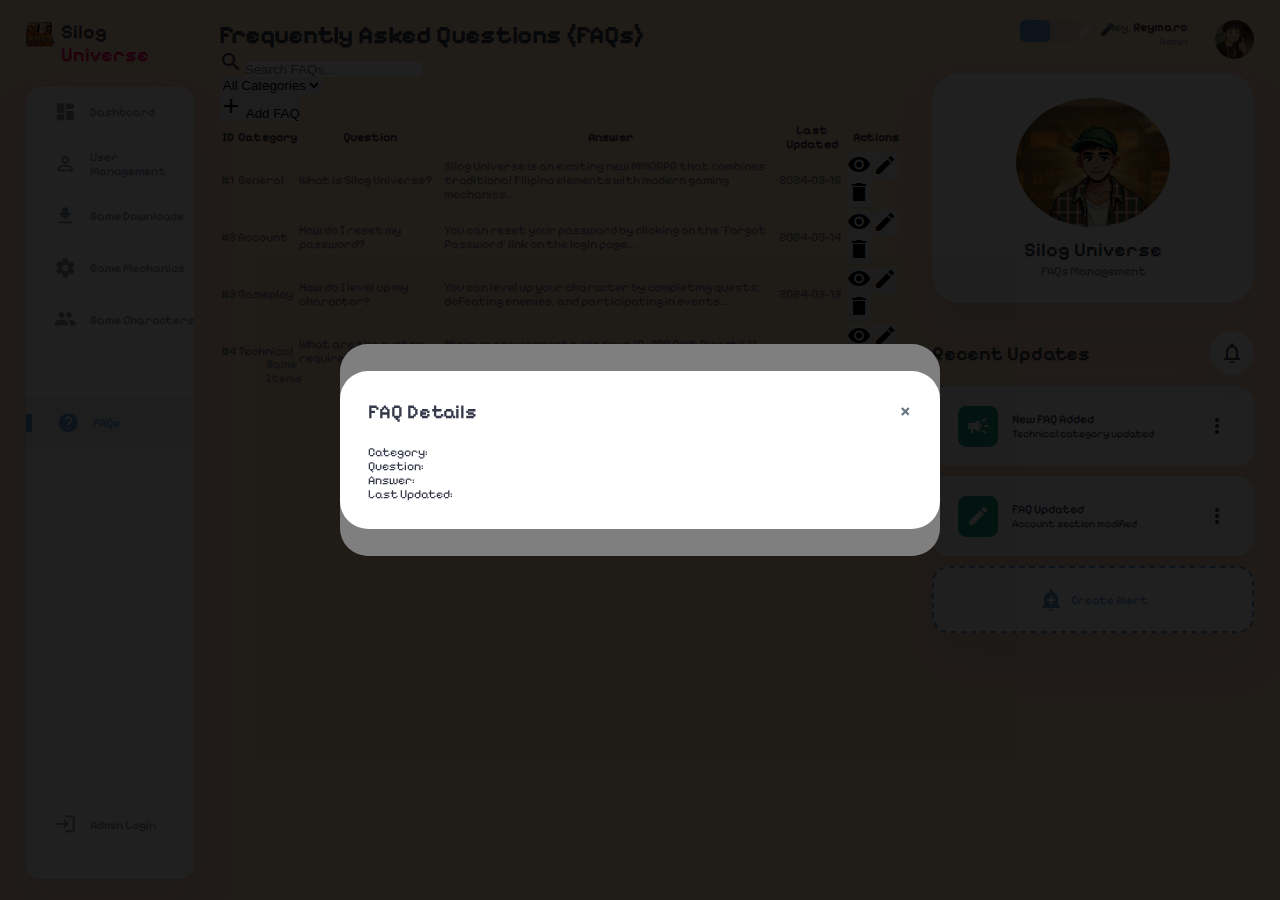
<file: faqs.html>
<!DOCTYPE html>
<html lang="en">

<head>
    <meta charset="UTF-8">
    <meta name="viewport" content="width=device-width, initial-scale=1.0">
    <link rel="icon" type="image/png" href="images/FOOD.png">
    <link href="https://fonts.googleapis.com/icon?family=Material+Icons+Sharp" rel="stylesheet">
    <link rel="stylesheet" href="style.css">
    <title>Silog Universe - FAQs</title>
</head>

<body>
    <div class="container">
        <!-- Sidebar Section -->
        <aside>
            <div class="toggle">
                <div class="logo">
                    <img src="images/NEW FONT STYLE.png">
                    <h2>Silog <span class="danger">Universe</span></h2>
                </div>
                <div class="close" id="close-btn">
                    <span class="material-icons-sharp">close</span>
                </div>
            </div>

            <div class="sidebar">
                <a href="index.html">
                    <span class="material-icons-sharp">dashboard</span>
                    <h3>Dashboard</h3>
                </a>
                <a href="usermanagement.html">
                    <span class="material-icons-sharp">person_outline</span>
                    <h3>User Management</h3>
                </a>
                <a href="gamedownloads.html">
                    <span class="material-icons-sharp">download</span>
                    <h3>Game Downloads</h3>
                </a>
                <a href="gamemechanics.html">
                    <span class="material-icons-sharp">settings</span>
                    <h3>Game Mechanics</h3>
                </a>
                <a href="gamecharacters.html">
                    <span class="material-icons-sharp">people</span>
                    <h3>Game Characters</h3>
                </a>
                <a href="gameitems.html">
                    <span class="material-icons-sharp">inventory</span>
                    <h3>Game Items</h3>
                </a>
                <a href="faqs.html" class="active">
                    <span class="material-icons-sharp">help</span>
                    <h3>FAQs</h3>
                </a>
                <a href="login.html" class="login-btn">
                    <span class="material-icons-sharp">login</span>
                    <h3>Admin Login</h3>
                </a>
            </div>
        </aside>

        <!-- Main Content -->
        <main>
            <div class="mechanics-section">
                <div class="analytics-header">
                    <h1>Frequently Asked Questions (FAQs)</h1>
                    <div class="search-mechanics-container">
                        <div class="search-box">
                            <span class="material-icons-sharp">search</span>
                            <input type="text" id="search-faq" placeholder="Search FAQs...">
                        </div>
                        <div class="filter-box">
                            <select id="category-filter">
                                <option value="all">All Categories</option>
                                <option value="general">General</option>
                                <option value="account">Account</option>
                                <option value="gameplay">Gameplay</option>
                                <option value="technical">Technical</option>
                            </select>
                        </div>
                        <button id="add-faq-btn" class="primary-btn">
                            <span class="material-icons-sharp">add</span>
                            Add FAQ
                        </button>
                    </div>
                </div>

                <div class="table-responsive">
                    <table class="user-management-table">
                        <thead>
                            <tr>
                                <th>ID</th>
                                <th>Category</th>
                                <th>Question</th>
                                <th>Answer</th>
                                <th>Last Updated</th>
                                <th>Actions</th>
                            </tr>
                        </thead>
                        <tbody>
                            <!-- General Category -->
                            <tr data-category="general">
                                <td>#1</td>
                                <td><span class="category-badge general">General</span></td>
                                <td>What is Silog Universe?</td>
                                <td>Silog Universe is an exciting new MMORPG that combines traditional Filipino elements with modern gaming mechanics...</td>
                                <td>2024-03-15</td>
                                <td class="actions">
                                    <button class="action-btn view" title="View Details">
                                        <span class="material-icons-sharp">visibility</span>
                                    </button>
                                    <button class="action-btn edit" title="Edit FAQ">
                                        <span class="material-icons-sharp">edit</span>
                                    </button>
                                    <button class="action-btn delete" title="Delete FAQ">
                                        <span class="material-icons-sharp">delete</span>
                                    </button>
                                </td>
                            </tr>

                            <!-- Account Category -->
                            <tr data-category="account">
                                <td>#2</td>
                                <td><span class="category-badge account">Account</span></td>
                                <td>How do I reset my password?</td>
                                <td>You can reset your password by clicking on the 'Forgot Password' link on the login page...</td>
                                <td>2024-03-14</td>
                                <td class="actions">
                                    <button class="action-btn view" title="View Details">
                                        <span class="material-icons-sharp">visibility</span>
                                    </button>
                                    <button class="action-btn edit" title="Edit FAQ">
                                        <span class="material-icons-sharp">edit</span>
                                    </button>
                                    <button class="action-btn delete" title="Delete FAQ">
                                        <span class="material-icons-sharp">delete</span>
                                    </button>
                                </td>
                            </tr>

                            <!-- Gameplay Category -->
                            <tr data-category="gameplay">
                                <td>#3</td>
                                <td><span class="category-badge gameplay">Gameplay</span></td>
                                <td>How do I level up my character?</td>
                                <td>You can level up your character by completing quests, defeating enemies, and participating in events...</td>
                                <td>2024-03-13</td>
                                <td class="actions">
                                    <button class="action-btn view" title="View Details">
                                        <span class="material-icons-sharp">visibility</span>
                                    </button>
                                    <button class="action-btn edit" title="Edit FAQ">
                                        <span class="material-icons-sharp">edit</span>
                                    </button>
                                    <button class="action-btn delete" title="Delete FAQ">
                                        <span class="material-icons-sharp">delete</span>
                                    </button>
                                </td>
                            </tr>

                            <!-- Technical Category -->
                            <tr data-category="technical">
                                <td>#4</td>
                                <td><span class="category-badge technical">Technical</span></td>
                                <td>What are the system requirements?</td>
                                <td>Minimum requirements: Windows 10, 4GB RAM, DirectX 11 compatible graphics card...</td>
                                <td>2024-03-12</td>
                                <td class="actions">
                                    <button class="action-btn view" title="View Details">
                                        <span class="material-icons-sharp">visibility</span>
                                    </button>
                                    <button class="action-btn edit" title="Edit FAQ">
                                        <span class="material-icons-sharp">edit</span>
                                    </button>
                                    <button class="action-btn delete" title="Delete FAQ">
                                        <span class="material-icons-sharp">delete</span>
                                    </button>
                                </td>
                            </tr>
                        </tbody>
                    </table>
                </div>
            </div>

            <!-- Add FAQ Modal -->
            <div id="add-faq-modal" class="modal">
                <div class="modal-content">
                    <div class="modal-header">
                        <h2>Add New FAQ</h2>
                        <span class="close-modal" onclick="closeFaqModal()">&times;</span>
                    </div>
                    <form id="add-faq-form">
                        <div class="form-group">
                            <label for="faq-category">Category</label>
                            <select id="faq-category" name="faq-category" required>
                                <option value="">Select Category</option>
                                <option value="general">General</option>
                                <option value="account">Account</option>
                                <option value="gameplay">Gameplay</option>
                                <option value="technical">Technical</option>
                            </select>
                        </div>
                        <div class="form-group">
                            <label for="faq-question">Question</label>
                            <input type="text" id="faq-question" name="faq-question" required>
                        </div>
                        <div class="form-group">
                            <label for="faq-answer">Answer</label>
                            <textarea id="faq-answer" name="faq-answer" rows="4" required></textarea>
                        </div>
                        <div class="form-actions">
                            <button type="submit" class="download-btn primary">Add FAQ</button>
                            <button type="button" class="download-btn secondary" onclick="closeFaqModal()">Cancel</button>
                        </div>
                    </form>
                </div>
            </div>

            <!-- Edit FAQ Modal -->
            <div id="edit-faq-modal" class="modal">
                <div class="modal-content">
                    <div class="modal-header">
                        <h2>Edit FAQ</h2>
                        <span class="close-modal" onclick="closeEditFaqModal()">&times;</span>
                    </div>
                    <form id="edit-faq-form">
                        <input type="hidden" id="edit-faq-id" name="edit-faq-id">
                        <div class="form-group">
                            <label for="edit-faq-category">Category</label>
                            <select id="edit-faq-category" name="edit-faq-category" required>
                                <option value="general">General</option>
                                <option value="account">Account</option>
                                <option value="gameplay">Gameplay</option>
                                <option value="technical">Technical</option>
                            </select>
                        </div>
                        <div class="form-group">
                            <label for="edit-faq-question">Question</label>
                            <input type="text" id="edit-faq-question" name="edit-faq-question" required>
                        </div>
                        <div class="form-group">
                            <label for="edit-faq-answer">Answer</label>
                            <textarea id="edit-faq-answer" name="edit-faq-answer" rows="4" required></textarea>
                        </div>
                        <div class="form-actions">
                            <button type="submit" class="download-btn primary">Save Changes</button>
                            <button type="button" class="download-btn secondary" onclick="closeEditFaqModal()">Cancel</button>
                        </div>
                    </form>
                </div>
            </div>

            <!-- View FAQ Modal -->
            <div id="view-faq-modal" class="modal">
                <div class="modal-content">
                    <div class="modal-header">
                        <h2>FAQ Details</h2>
                        <span class="close-modal" onclick="closeViewFaqModal()">&times;</span>
                    </div>
                    <div class="faq-details">
                        <div class="detail-group">
                            <label>Category:</label>
                            <span id="view-faq-category"></span>
                        </div>
                        <div class="detail-group">
                            <label>Question:</label>
                            <p id="view-faq-question"></p>
                        </div>
                        <div class="detail-group">
                            <label>Answer:</label>
                            <p id="view-faq-answer"></p>
                        </div>
                        <div class="detail-group">
                            <label>Last Updated:</label>
                            <span id="view-faq-date"></span>
                        </div>
                    </div>
                </div>
            </div>
        </main>

        <!-- Right Section -->
        <div class="right-section">
            <div class="nav">
                <button id="menu-btn">
                    <span class="material-icons-sharp">menu</span>
                </button>
                <div class="dark-mode">
                    <span class="material-icons-sharp active">light_mode</span>
                    <span class="material-icons-sharp">dark_mode</span>
                </div>

                <div class="profile">
                    <div class="info">
                        <p>Hey, <b>Reymarc</b></p>
                        <small class="text-muted">Admin</small>
                    </div>
                    <div class="profile-photo" style="cursor:pointer;" onclick="window.location.href='profile.html'">
                        <img src="images/profile-1.jpg">
                    </div>
                </div>
            </div>

            <div class="user-profile">
                <div class="logo">
                    <img src="images/29.png">
                    <h2>Silog Universe</h2>
                    <p>FAQs Management</p>
                </div>
            </div>

            <div class="reminders">
                <div class="header">
                    <h2>Recent Updates</h2>
                    <span class="material-icons-sharp">notifications_none</span>
                </div>

                <div class="notification">
                    <div class="icon">
                        <span class="material-icons-sharp">campaign</span>
                    </div>
                    <div class="content">
                        <div class="info">
                            <h3>New FAQ Added</h3>
                            <small class="text_muted">Technical category updated</small>
                        </div>
                        <span class="material-icons-sharp">more_vert</span>
                    </div>
                </div>

                <div class="notification">
                    <div class="icon">
                        <span class="material-icons-sharp">edit</span>
                    </div>
                    <div class="content">
                        <div class="info">
                            <h3>FAQ Updated</h3>
                            <small class="text_muted">Account section modified</small>
                        </div>
                        <span class="material-icons-sharp">more_vert</span>
                    </div>
                </div>

                <div class="notification add-reminder">
                    <div>
                        <span class="material-icons-sharp">add_alert</span>
                        <h3>Create Alert</h3>
                    </div>
                </div>
            </div>
        </div>
    </div>

    <script src="script.js"></script>
    <script src="js/faqs.js"></script>
    <script src="js/darkmode.js"></script>
</body>
</html>
</file>
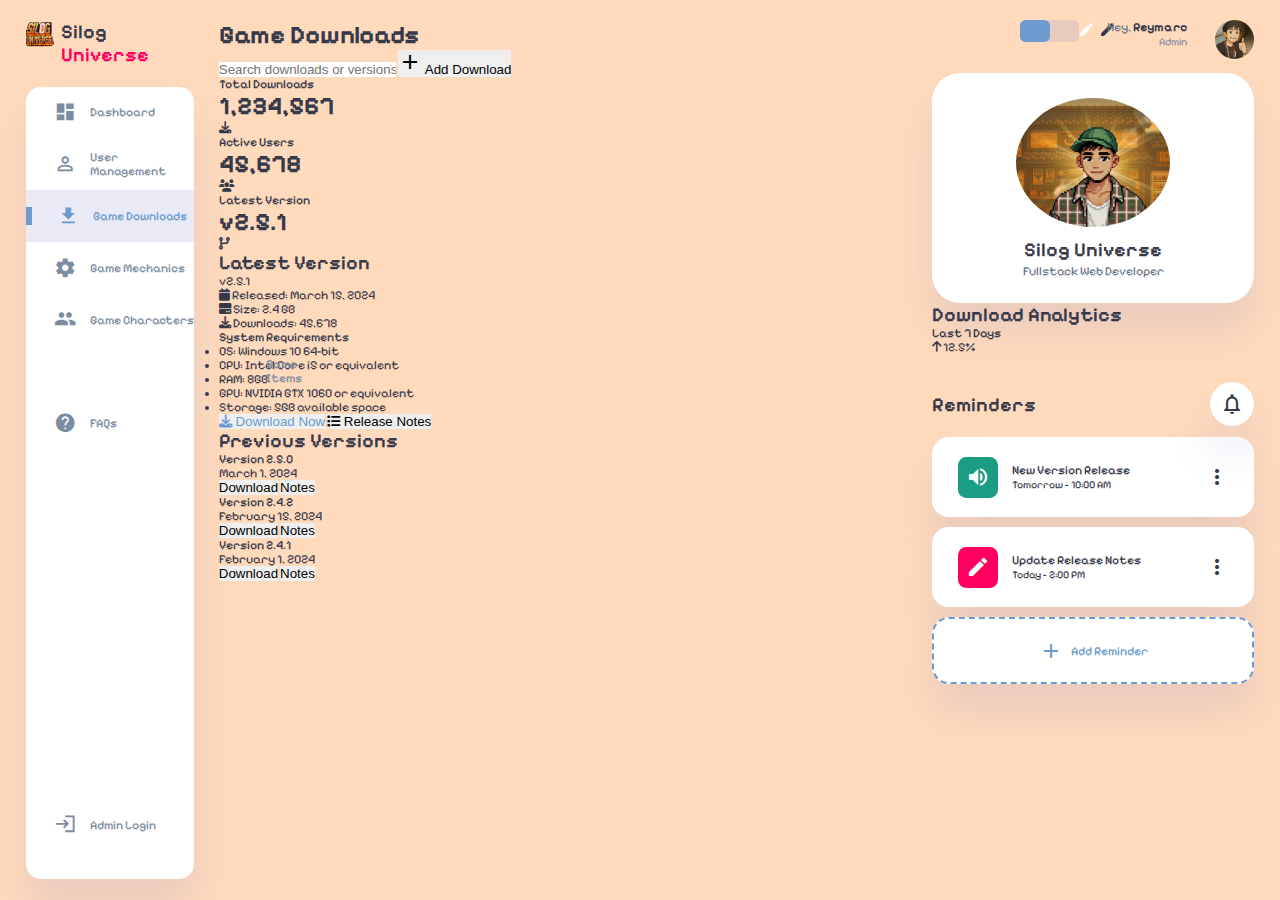
<file: gamedownloads.html>
<!DOCTYPE html>
<html lang="en">
<head>
    <meta charset="UTF-8">
    <meta name="viewport" content="width=device-width, initial-scale=1.0">
    <link rel="icon" type="image/png" href="images/FOOD.png">
    <title>Game Downloads - Silog Universe Admin</title>
    <link href="https://fonts.googleapis.com/icon?family=Material+Icons+Sharp" rel="stylesheet">
    <link rel="stylesheet" href="style.css">
    <link rel="stylesheet" href="https://cdnjs.cloudflare.com/ajax/libs/font-awesome/6.4.0/css/all.min.css">
</head>
<body>
    <div class="container">
        <!-- Sidebar Section -->
        <aside>
            <div class="toggle">
                <div class="logo">
                    <img src="images/NEW FONT STYLE.png">
                    <h2>Silog <span class="danger">Universe</span></h2>
                </div>
                <div class="close" id="close-btn">
                    <span class="material-icons-sharp">close</span>
                </div>
            </div>

            <div class="sidebar">
                <a href="index.html">
                    <span class="material-icons-sharp">dashboard</span>
                    <h3>Dashboard</h3>
                </a>
                <a href="usermanagement.html">
                    <span class="material-icons-sharp">person_outline</span>
                    <h3>User Management</h3>
                </a>
                <a href="gamedownloads.html" class="active">
                    <span class="material-icons-sharp">download</span>
                    <h3>Game Downloads</h3>
                </a>
                <a href="gamemechanics.html">
                    <span class="material-icons-sharp">settings</span>
                    <h3>Game Mechanics</h3>
                </a>
                <a href="gamecharacters.html">
                    <span class="material-icons-sharp">people</span>
                    <h3>Game Characters</h3>
                </a>
                <a href="gameitems.html">
                    <span class="material-icons-sharp">inventory</span>
                    <h3>Game Items</h3>
                </a>
                <a href="faqs.html">
                    <span class="material-icons-sharp">help</span>
                    <h3>FAQs</h3>
                </a>
                <a href="login.html" class="login-btn">
                    <span class="material-icons-sharp">login</span>
                    <h3>Admin Login</h3>
                </a>
            </div>
        </aside>
        <!-- End of Sidebar Section -->

        <!-- Main Content -->
        <main>
            <h1>Game Downloads</h1>
            <div class="search-mechanics-container">
                <input type="text" id="search-download" placeholder="Search downloads or versions...">
                <button id="add-download-btn">
                    <span class="material-icons-sharp">add</span>
                    Add Download
                </button>
            </div>
            
            <!-- Download Stats -->
            <div class="stats-container">
                <div class="stat-card">
                    <div class="stat-info">
                        <h3>Total Downloads</h3>
                        <h1>1,234,567</h1>
                    </div>
                    <div class="stat-icon">
                        <i class="fas fa-download"></i>
                    </div>
                </div>
                <div class="stat-card">
                    <div class="stat-info">
                        <h3>Active Users</h3>
                        <h1>45,678</h1>
                    </div>
                    <div class="stat-icon">
                        <i class="fas fa-users"></i>
                    </div>
                </div>
                <div class="stat-card">
                    <div class="stat-info">
                        <h3>Latest Version</h3>
                        <h1>v2.5.1</h1>
                    </div>
                    <div class="stat-icon">
                        <i class="fas fa-code-branch"></i>
                    </div>
                </div>
            </div>

            <!-- Download Cards -->
            <div class="download-cards">
                <!-- Latest Version Card -->
                <div class="download-card featured">
                    <div class="card-header">
                        <h2>Latest Version</h2>
                        <span class="version-badge">v2.5.1</span>
                    </div>
                    <div class="card-content">
                        <div class="download-info">
                            <div class="info-item">
                                <i class="fas fa-calendar"></i>
                                <span>Released: March 15, 2024</span>
                            </div>
                            <div class="info-item">
                                <i class="fas fa-hdd"></i>
                                <span>Size: 2.4 GB</span>
                            </div>
                            <div class="info-item">
                                <i class="fas fa-download"></i>
                                <span>Downloads: 45,678</span>
                            </div>
                        </div>
                        <div class="system-requirements">
                            <h3>System Requirements</h3>
                            <ul>
                                <li>OS: Windows 10 64-bit</li>
                                <li>CPU: Intel Core i5 or equivalent</li>
                                <li>RAM: 8GB</li>
                                <li>GPU: NVIDIA GTX 1060 or equivalent</li>
                                <li>Storage: 5GB available space</li>
                            </ul>
                        </div>
                        <div class="download-actions">
                            <button class="download-btn primary">
                                <i class="fas fa-download"></i>
                                Download Now
                            </button>
                            <button class="download-btn secondary">
                                <i class="fas fa-list"></i>
                                Release Notes
                            </button>
                        </div>
                    </div>
                </div>

                <!-- Previous Versions -->
                <div class="previous-versions">
                    <h2>Previous Versions</h2>
                    <div class="version-list">
                        <div class="version-item">
                            <div class="version-info">
                                <h3>Version 2.5.0</h3>
                                <span class="release-date">March 1, 2024</span>
                            </div>
                            <div class="version-actions">
                                <button class="download-btn small">Download</button>
                                <button class="download-btn small secondary">Notes</button>
                            </div>
                        </div>
                        <div class="version-item">
                            <div class="version-info">
                                <h3>Version 2.4.2</h3>
                                <span class="release-date">February 15, 2024</span>
                            </div>
                            <div class="version-actions">
                                <button class="download-btn small">Download</button>
                                <button class="download-btn small secondary">Notes</button>
                            </div>
                        </div>
                        <div class="version-item">
                            <div class="version-info">
                                <h3>Version 2.4.1</h3>
                                <span class="release-date">February 1, 2024</span>
                            </div>
                            <div class="version-actions">
                                <button class="download-btn small">Download</button>
                                <button class="download-btn small secondary">Notes</button>
                            </div>
                        </div>
                    </div>
                </div>
            </div>
        </main>

        <!-- Right Section -->
        <div class="right-section">
            <div class="nav">
                <button id="menu-btn">
                    <span class="material-icons-sharp">menu</span>
                </button>
                <div class="dark-mode">
                    <span class="material-icons-sharp active">light_mode</span>
                    <span class="material-icons-sharp">dark_mode</span>
                </div>
                <div class="profile">
                    <div class="info">
                        <p>Hey, <b>Reymarc</b></p>
                        <small class="text-muted">Admin</small>
                    </div>
                    <div class="profile-photo" style="cursor:pointer;" onclick="window.location.href='profile.html'">
                        <img src="images/profile-1.jpg">
                    </div>
                </div>
            </div>

            <div class="user-profile">
                <div class="logo">
                    <img src="images/29.png">
                    <h2>Silog Universe</h2>
                    <p>Fullstack Web Developer</p>
                </div>
            </div>

            <!-- Download Analytics -->
            <div class="download-analytics">
                <h2>Download Analytics</h2>
                <div class="analytics-card">
                    <div class="analytics-header">
                        <h3>Last 7 Days</h3>
                        <span class="trend positive">
                            <i class="fas fa-arrow-up"></i>
                            12.5%
                        </span>
                    </div>
                    <div class="analytics-chart">
                        <!-- Placeholder for chart -->
                        <div class="chart-placeholder">
                            <div class="bar" style="height: 60%"></div>
                            <div class="bar" style="height: 80%"></div>
                            <div class="bar" style="height: 40%"></div>
                            <div class="bar" style="height: 90%"></div>
                            <div class="bar" style="height: 70%"></div>
                            <div class="bar" style="height: 50%"></div>
                            <div class="bar" style="height: 85%"></div>
                        </div>
                    </div>
                </div>
            </div>

            <div class="reminders">
                <div class="header">
                    <h2>Reminders</h2>
                    <span class="material-icons-sharp">notifications_none</span>
                </div>

                <div class="notification">
                    <div class="icon">
                        <span class="material-icons-sharp">volume_up</span>
                    </div>
                    <div class="content">
                        <div class="info">
                            <h3>New Version Release</h3>
                            <small class="text_muted">Tomorrow - 10:00 AM</small>
                        </div>
                        <span class="material-icons-sharp">more_vert</span>
                    </div>
                </div>

                <div class="notification deactive">
                    <div class="icon">
                        <span class="material-icons-sharp">edit</span>
                    </div>
                    <div class="content">
                        <div class="info">
                            <h3>Update Release Notes</h3>
                            <small class="text_muted">Today - 2:00 PM</small>
                        </div>
                        <span class="material-icons-sharp">more_vert</span>
                    </div>
                </div>

                <div class="notification add-reminder">
                    <div>
                        <span class="material-icons-sharp">add</span>
                        <h3>Add Reminder</h3>
                    </div>
                </div>
            </div>
        </div>
    </div>

    <script src="script.js"></script>
    <script src="js/darkmode.js"></script>
</body>
</html>
</file>
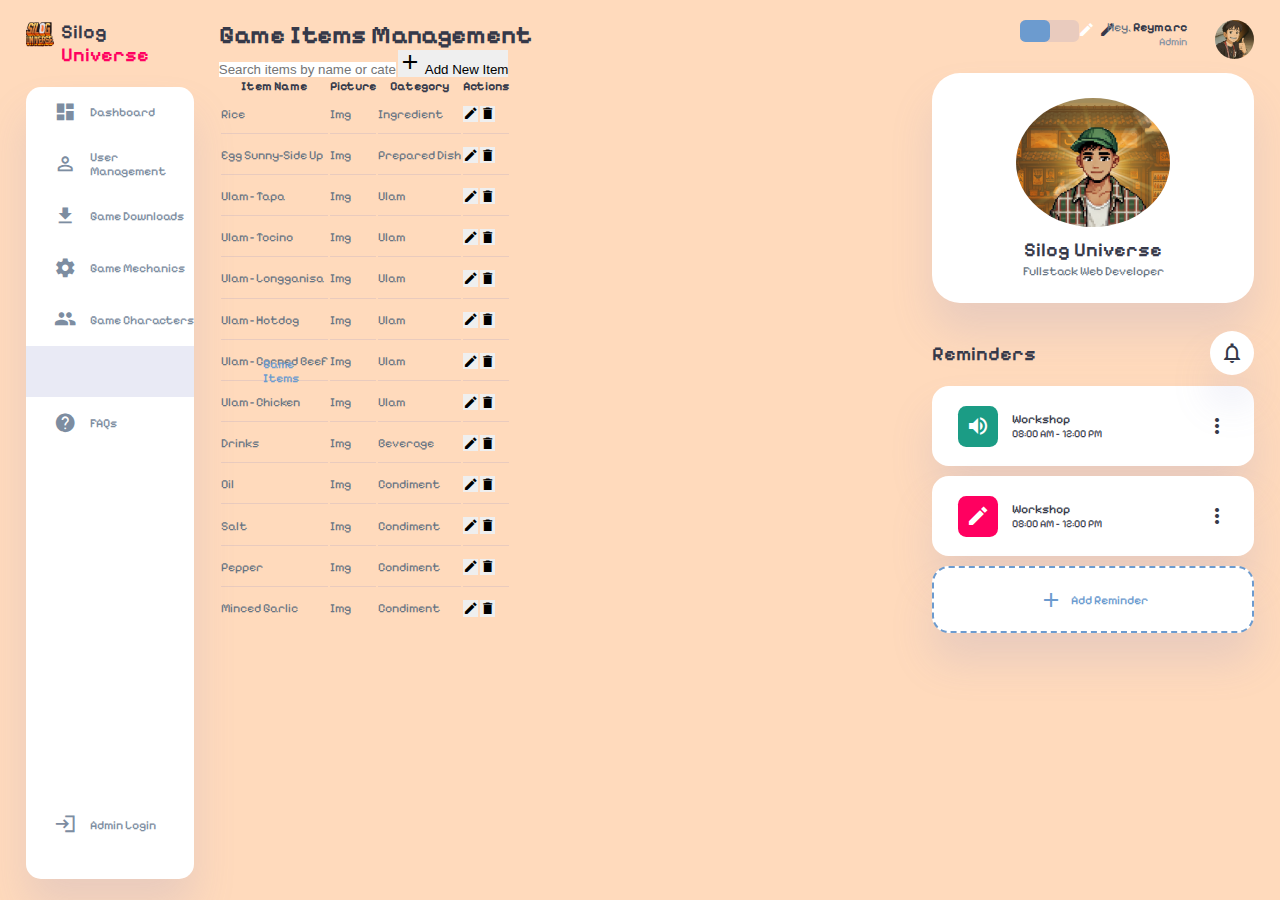
<file: gameitems.html>
<!DOCTYPE html>
<html lang="en">

<head>
    <meta charset="UTF-8">
    <meta name="viewport" content="width=device-width, initial-scale=1.0">
    <link rel="icon" type="image/png" href="images/FOOD.png">
    <title>Game Items Management | Admin Dashboard</title>
    <link href="https://fonts.googleapis.com/icon?family=Material+Icons+Sharp" rel="stylesheet">
    <link rel="stylesheet" href="style.css">
</head>

<body>
    <div class="container">
        <!-- Sidebar Start -->
        <aside>
            <div class="toggle">
                <div class="logo">
                    <img src="images/NEW FONT STYLE.png">
                    <h2>Silog <span class="danger">Universe</span></h2>
                </div>
                <div class="close" id="close-btn">
                    <span class="material-icons-sharp">
                        close
                    </span>
                </div>
            </div>

            <div class="sidebar">
                <a href="index.html">
                    <span class="material-icons-sharp">dashboard</span>
                    <h3>Dashboard</h3>
                </a>
                <a href="usermanagement.html">
                    <span class="material-icons-sharp">person_outline</span>
                    <h3>User Management</h3>
                </a>
                <a href="gamedownloads.html">
                    <span class="material-icons-sharp">download</span>
                    <h3>Game Downloads</h3>
                </a>
                <a href="gamemechanics.html">
                    <span class="material-icons-sharp">settings</span> 
                    <h3>Game Mechanics</h3>
                </a>
                <a href="gamecharacters.html">
                    <span class="material-icons-sharp">people</span>
                    <h3>Game Characters</h3>
                </a>
                <a href="gameitems.html" class="active">
                    <span class="material-icons-sharp">inventory</span>
                    <h3>Game Items</h3>
                </a>
                <a href="faqs.html"> 
                    <span class="material-icons-sharp">help</span>
                    <h3>FAQs</h3>
                </a>
                <a href="login.html" class="login-btn">
                    <span class="material-icons-sharp">login</span>
                    <h3>Admin Login</h3>
                </a>
            </div>
        </aside>
        <!-- Sidebar End -->

        <!-- Main Content Start -->
        <main>
            <div class="content-section">
                <h1>Game Items Management</h1>

                <div class="search-mechanics-container">
                    <input type="text" id="search-game-item" placeholder="Search items by name or category...">
                    <button class="add-item-btn">
                        <span class="material-icons-sharp">add</span>
                        Add New Item
                    </button>
                </div>

                <table class="game-items-table">
                    <thead>
                        <tr>
                            <th>Item Name</th>
                            <th>Picture</th>
                            <th>Category</th>
                            <th class="actions-cell">Actions</th>
                        </tr>
                    </thead>
                    <tbody>
                        <tr>
                            <td>Rice</td>
                            <td><div class="item-image-placeholder">Img</div></td>
                            <td>Ingredient</td>
                            <td class="actions-cell">
                                <button class="edit-btn"><span class="material-icons-sharp" style="font-size: 1.1rem; vertical-align: middle;">edit</span></button>
                                <button class="delete-btn"><span class="material-icons-sharp" style="font-size: 1.1rem; vertical-align: middle;">delete</span></button>
                            </td>
                        </tr>
                        <tr>
                            <td>Egg Sunny-Side Up</td>
                            <td><div class="item-image-placeholder">Img</div></td>
                            <td>Prepared Dish</td>
                            <td class="actions-cell">
                                <button class="edit-btn"><span class="material-icons-sharp" style="font-size: 1.1rem; vertical-align: middle;">edit</span></button>
                                <button class="delete-btn"><span class="material-icons-sharp" style="font-size: 1.1rem; vertical-align: middle;">delete</span></button>
                            </td>
                        </tr>
                        <tr>
                            <td>Ulam - Tapa</td>
                            <td><div class="item-image-placeholder">Img</div></td>
                            <td>Ulam</td>
                            <td class="actions-cell">
                                <button class="edit-btn"><span class="material-icons-sharp" style="font-size: 1.1rem; vertical-align: middle;">edit</span></button>
                                <button class="delete-btn"><span class="material-icons-sharp" style="font-size: 1.1rem; vertical-align: middle;">delete</span></button>
                            </td>
                        </tr>
                        <tr>
                            <td>Ulam - Tocino</td>
                            <td><div class="item-image-placeholder">Img</div></td>
                            <td>Ulam</td>
                            <td class="actions-cell">
                                <button class="edit-btn"><span class="material-icons-sharp" style="font-size: 1.1rem; vertical-align: middle;">edit</span></button>
                                <button class="delete-btn"><span class="material-icons-sharp" style="font-size: 1.1rem; vertical-align: middle;">delete</span></button>
                            </td>
                        </tr>
                        <tr>
                            <td>Ulam - Longganisa</td>
                            <td><div class="item-image-placeholder">Img</div></td>
                            <td>Ulam</td>
                            <td class="actions-cell">
                                <button class="edit-btn"><span class="material-icons-sharp" style="font-size: 1.1rem; vertical-align: middle;">edit</span></button>
                                <button class="delete-btn"><span class="material-icons-sharp" style="font-size: 1.1rem; vertical-align: middle;">delete</span></button>
                            </td>
                        </tr>
                         <tr>
                            <td>Ulam - Hotdog</td>
                            <td><div class="item-image-placeholder">Img</div></td>
                            <td>Ulam</td>
                            <td class="actions-cell">
                                <button class="edit-btn"><span class="material-icons-sharp" style="font-size: 1.1rem; vertical-align: middle;">edit</span></button>
                                <button class="delete-btn"><span class="material-icons-sharp" style="font-size: 1.1rem; vertical-align: middle;">delete</span></button>
                            </td>
                        </tr>
                        <tr>
                            <td>Ulam - Corned Beef</td>
                            <td><div class="item-image-placeholder">Img</div></td>
                            <td>Ulam</td>
                            <td class="actions-cell">
                                <button class="edit-btn"><span class="material-icons-sharp" style="font-size: 1.1rem; vertical-align: middle;">edit</span></button>
                                <button class="delete-btn"><span class="material-icons-sharp" style="font-size: 1.1rem; vertical-align: middle;">delete</span></button>
                            </td>
                        </tr>
                         <tr>
                            <td>Ulam - Chicken</td>
                            <td><div class="item-image-placeholder">Img</div></td>
                            <td>Ulam</td>
                            <td class="actions-cell">
                                <button class="edit-btn"><span class="material-icons-sharp" style="font-size: 1.1rem; vertical-align: middle;">edit</span></button>
                                <button class="delete-btn"><span class="material-icons-sharp" style="font-size: 1.1rem; vertical-align: middle;">delete</span></button>
                            </td>
                        </tr>
                        <tr>
                            <td>Drinks</td>
                            <td><div class="item-image-placeholder">Img</div></td>
                            <td>Beverage</td>
                            <td class="actions-cell">
                                <button class="edit-btn"><span class="material-icons-sharp" style="font-size: 1.1rem; vertical-align: middle;">edit</span></button>
                                <button class="delete-btn"><span class="material-icons-sharp" style="font-size: 1.1rem; vertical-align: middle;">delete</span></button>
                            </td>
                        </tr>
                        <tr>
                            <td>Oil</td>
                            <td><div class="item-image-placeholder">Img</div></td>
                            <td>Condiment</td>
                            <td class="actions-cell">
                                <button class="edit-btn"><span class="material-icons-sharp" style="font-size: 1.1rem; vertical-align: middle;">edit</span></button>
                                <button class="delete-btn"><span class="material-icons-sharp" style="font-size: 1.1rem; vertical-align: middle;">delete</span></button>
                            </td>
                        </tr>
                        <tr>
                            <td>Salt</td>
                            <td><div class="item-image-placeholder">Img</div></td>
                            <td>Condiment</td>
                            <td class="actions-cell">
                                <button class="edit-btn"><span class="material-icons-sharp" style="font-size: 1.1rem; vertical-align: middle;">edit</span></button>
                                <button class="delete-btn"><span class="material-icons-sharp" style="font-size: 1.1rem; vertical-align: middle;">delete</span></button>
                            </td>
                        </tr>
                        <tr>
                            <td>Pepper</td>
                            <td><div class="item-image-placeholder">Img</div></td>
                            <td>Condiment</td>
                            <td class="actions-cell">
                                <button class="edit-btn"><span class="material-icons-sharp" style="font-size: 1.1rem; vertical-align: middle;">edit</span></button>
                                <button class="delete-btn"><span class="material-icons-sharp" style="font-size: 1.1rem; vertical-align: middle;">delete</span></button>
                            </td>
                        </tr>
                        <tr>
                            <td>Minced Garlic</td>
                            <td><div class="item-image-placeholder">Img</div></td>
                            <td>Condiment</td>
                            <td class="actions-cell">
                                <button class="edit-btn"><span class="material-icons-sharp" style="font-size: 1.1rem; vertical-align: middle;">edit</span></button>
                                <button class="delete-btn"><span class="material-icons-sharp" style="font-size: 1.1rem; vertical-align: middle;">delete</span></button>
                            </td>
                        </tr>
                        <!-- More items can be added here -->
                    </tbody>
                </table>
            </div>
        </main>
        <!-- Main Content End -->

        <!-- Right Section Start -->
        <div class="right-section">
            <div class="nav">
                <button id="menu-btn">
                    <span class="material-icons-sharp">
                        menu
                    </span>
                </button>
                <div class="dark-mode">
                    <span class="material-icons-sharp active">
                        light_mode
                    </span>
                    <span class="material-icons-sharp">
                        dark_mode
                    </span>
                </div>

                <div class="profile">
                    <div class="info">
                        <p>Hey, <b>Reymarc</b></p>
                        <small class="text-muted">Admin</small>
                    </div>
                    <div class="profile-photo" style="cursor:pointer;" onclick="window.location.href='profile.html'">
                        <img src="images/profile-1.jpg">
                    </div>
                </div>
            </div>
            <!-- End of Nav -->

            <div class="user-profile">
                <div class="logo">
                    <img src="images/29.png">
                    <h2>Silog Universe</h2>
                    <p>Fullstack Web Developer</p>
                </div>
            </div>

            <div class="reminders">
                <div class="header">
                    <h2>Reminders</h2>
                    <span class="material-icons-sharp">
                        notifications_none
                    </span>
                </div>

                <div class="notification">
                    <div class="icon">
                        <span class="material-icons-sharp">
                            volume_up
                        </span>
                    </div>
                    <div class="content">
                        <div class="info">
                            <h3>Workshop</h3>
                            <small class="text_muted">
                                08:00 AM - 12:00 PM
                            </small>
                        </div>
                        <span class="material-icons-sharp">
                            more_vert
                        </span>
                    </div>
                </div>

                <div class="notification deactive">
                    <div class="icon">
                        <span class="material-icons-sharp">
                            edit
                        </span>
                    </div>
                    <div class="content">
                        <div class="info">
                            <h3>Workshop</h3>
                            <small class="text_muted">
                                08:00 AM - 12:00 PM
                            </small>
                        </div>
                        <span class="material-icons-sharp">
                            more_vert
                        </span>
                    </div>
                </div>

                <div class="notification add-reminder">
                    <div>
                        <span class="material-icons-sharp">
                            add
                        </span>
                        <h3>Add Reminder</h3>
                    </div>
                </div>
            </div>
        </div>
        <!-- Right Section End -->
    </div>
    <script src="js/gameitems.js"></script>
    <script src="js/darkmode.js"></script>
</body>
</html>
</file>
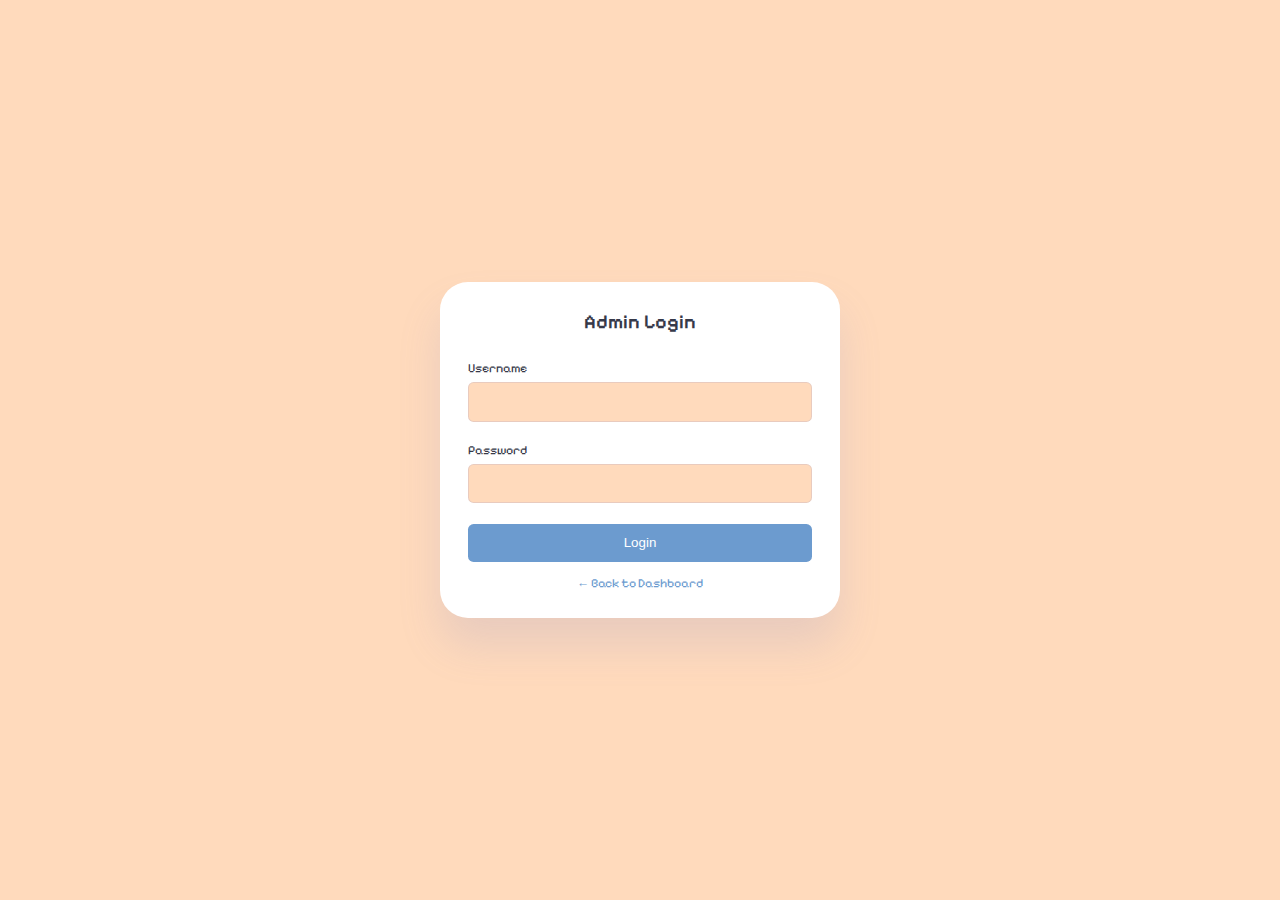
<file: login.html>
<!DOCTYPE html>
<html lang="en">

<head>
    <meta charset="UTF-8">
    <meta name="viewport" content="width=device-width, initial-scale=1.0">
    <link rel="icon" type="image/png" href="images/FOOD.png">
    <link href="https://fonts.googleapis.com/icon?family=Material+Icons+Sharp" rel="stylesheet">
    <link rel="stylesheet" href="style.css">
    <title>Silog Universe - Admin Login</title>
    <style>
        .login-container {
            display: flex;
            justify-content: center;
            align-items: center;
            min-height: 100vh;
            background: var(--color-background);
        }

        .login-form {
            background: var(--color-white);
            padding: 2rem;
            border-radius: var(--card-border-radius);
            box-shadow: var(--box-shadow);
            width: 100%;
            max-width: 400px;
        }

        .login-form h2 {
            text-align: center;
            margin-bottom: 2rem;
            color: var(--color-dark);
        }

        .form-group {
            margin-bottom: 1.5rem;
        }

        .form-group label {
            display: block;
            margin-bottom: 0.5rem;
            color: var(--color-dark);
        }

        .form-group input {
            width: 100%;
            padding: 0.8rem;
            border: 1px solid var(--color-light);
            border-radius: var(--border-radius-1);
            background: var(--color-background);
            color: var(--color-dark);
            transition: all 300ms ease;
        }

        .form-group input:focus {
            border-color: var(--color-primary);
            outline: none;
        }

        .login-btn {
            width: 100%;
            padding: 0.8rem;
            background: var(--color-primary);
            color: var(--color-white);
            border: none;
            border-radius: var(--border-radius-1);
            cursor: pointer;
            transition: all 300ms ease;
        }

        .login-btn:hover {
            background: var(--color-danger);
        }

        .back-to-home {
            text-align: center;
            margin-top: 1rem;
        }

        .back-to-home a {
            color: var(--color-primary);
            text-decoration: none;
        }

        .back-to-home a:hover {
            color: var(--color-danger);
        }
    </style>
</head>

<body>
    <div class="login-container">
        <div class="login-form">
            <h2>Admin Login</h2>
            <form action="login_process.php" method="POST">
                <div class="form-group">
                    <label for="username">Username</label>
                    <input type="text" id="username" name="username" required>
                </div>
                <div class="form-group">
                    <label for="password">Password</label>
                    <input type="password" id="password" name="password" required>
                </div>
                <button type="submit" class="login-btn">Login</button>
            </form>
            <div class="back-to-home">
                <a href="index.html">← Back to Dashboard</a>
            </div>
        </div>
    </div>
</body>

</html>
</file>
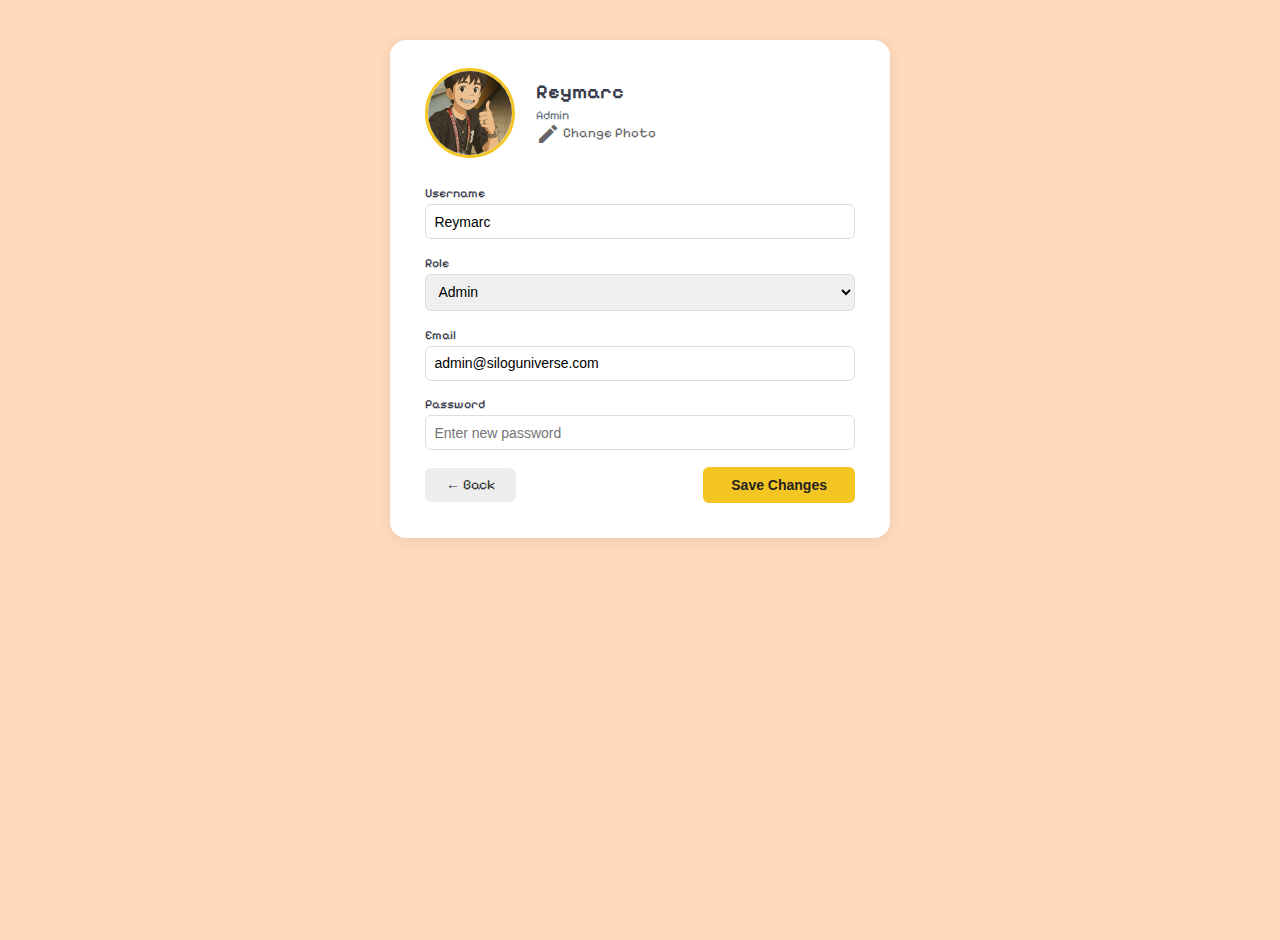
<file: profile.html>
<!DOCTYPE html>
<html lang="en">
<head>
    <meta charset="UTF-8">
    <meta name="viewport" content="width=device-width, initial-scale=1.0">
    <link rel="icon" type="image/png" href="images/FOOD.png">
    <link href="https://fonts.googleapis.com/icon?family=Material+Icons+Sharp" rel="stylesheet">
    <link rel="stylesheet" href="style.css">
    <title>Admin Profile - Silog Universe</title>
    <style>
        .profile-container {
            max-width: 500px;
            margin: 40px auto;
            background: #fff;
            border-radius: 16px;
            box-shadow: 0 2px 16px rgba(0,0,0,0.08);
            padding: 2rem 2.5rem 2.5rem 2.5rem;
        }
        .profile-header {
            display: flex;
            align-items: center;
            gap: 1.5rem;
            margin-bottom: 2rem;
        }
        .profile-header img {
            width: 90px;
            height: 90px;
            border-radius: 50%;
            object-fit: cover;
            border: 3px solid #f3c623;
        }
        .profile-header .profile-info {
            flex: 1;
        }
        .profile-header .profile-info h2 {
            margin: 0 0 0.3rem 0;
        }
        .profile-form label {
            display: block;
            margin-bottom: 0.3rem;
            font-weight: 500;
        }
        .profile-form input, .profile-form select {
            width: 100%;
            padding: 0.6rem;
            margin-bottom: 1.2rem;
            border: 1px solid #ddd;
            border-radius: 6px;
            font-size: 1rem;
        }
        .profile-form .actions {
            display: flex;
            justify-content: space-between;
            align-items: center;
        }
        .profile-form button {
            background: #f3c623;
            color: #222;
            border: none;
            padding: 0.7rem 2rem;
            border-radius: 6px;
            font-size: 1rem;
            font-weight: bold;
            cursor: pointer;
            transition: background 0.2s;
        }
        .profile-form button:hover {
            background: #e2b100;
        }
        .back-btn {
            background: #eee;
            color: #333;
            border: none;
            padding: 0.6rem 1.5rem;
            border-radius: 6px;
            font-size: 1rem;
            cursor: pointer;
            text-decoration: none;
            transition: background 0.2s;
        }
        .back-btn:hover {
            background: #ddd;
        }
        .change-photo {
            margin-top: 0.5rem;
            font-size: 0.95rem;
            color: #666;
        }
    </style>
</head>
<body>
    <div class="profile-container">
        <div class="profile-header">
            <img src="images/profile-1.jpg" alt="Profile Picture" id="profilePicPreview">
            <div class="profile-info">
                <h2 id="profileName">Reymarc</h2>
                <p id="profileRole">Admin</p>
                <label class="change-photo">
                    <span class="material-icons-sharp" style="vertical-align: middle;">edit</span>
                    Change Photo
                    <input type="file" id="profilePicInput" accept="image/*" style="display:none;">
                </label>
            </div>
        </div>
        <form class="profile-form">
            <label for="username">Username</label>
            <input type="text" id="username" name="username" value="Reymarc" required>

            <label for="role">Role</label>
            <select id="role" name="role">
                <option value="Admin" selected>Admin</option>
                <option value="Moderator">Moderator</option>
                <option value="Editor">Editor</option>
            </select>

            <label for="email">Email</label>
            <input type="email" id="email" name="email" value="admin@siloguniverse.com" required>

            <label for="password">Password</label>
            <input type="password" id="password" name="password" placeholder="Enter new password">

            <div class="actions">
                <a href="index.html" class="back-btn">&larr; Back</a>
                <button type="submit">Save Changes</button>
            </div>
        </form>
    </div>
    <script>
        // Preview profile picture
        document.getElementById('profilePicInput').addEventListener('change', function(e) {
            const file = e.target.files[0];
            if (file) {
                const reader = new FileReader();
                reader.onload = function(evt) {
                    document.getElementById('profilePicPreview').src = evt.target.result;
                };
                reader.readAsDataURL(file);
            }
        });
        // Optionally, handle form submission here
        document.querySelector('.profile-form').addEventListener('submit', function(e) {
            e.preventDefault();
            alert('Profile changes saved! (Demo only)');
        });
    </script>
</body>
</html>
</file>
<file: style.css>
@import url('https://fonts.googleapis.com/css2?family=Pixelify+Sans:wght@400..700&family=Press+Start+2P&display=swap');

:root{
    --color-primary: #6C9BCF;
    --color-danger: #FF0060;
    --color-success: #1B9C85;
    --color-warning: #F7D060;
    --color-white: #fff;
    --color-info-dark: #7d8da1;
    --color-dark: #363949;
    --color-light: rgba(132, 139, 200, 0.18);
    --color-dark-variant: #677483;
    --color-background: #ffdabc;

    --card-border-radius: 2rem;
    --border-radius-1: 0.4rem;
    --border-radius-2: 1.2rem;

    --card-padding: 1.8rem;
    --padding-1: 1.2rem;

    --box-shadow: 0 2rem 3rem var(--color-light);
}

.dark-mode-variables{
    --color-background: #181a1e;
    --color-white: #202528;
    --color-dark: #edeffd;
    --color-dark-variant: #a3bdcc;
    --color-light: rgba(0, 0, 0, 0.4);
    --box-shadow: 0 2rem 3rem var(--color-light);
}

*{
    margin: 0;
    padding: 0;
    outline: 0;
    appearance: 0;
    border: 0;
    text-decoration: none;
    box-sizing: border-box;
}

html{
    font-size: 14px;
}

body{
    width: 100vw;
    height: 100vh;
    font-family: "Pixelify Sans", sans-serif;
    font-optical-sizing: auto;
    font-style: normal;
    font-size: 0.88rem;
    user-select: none;
    overflow-x: hidden;
    color: var(--color-dark);
    background-color: var(--color-background);
}

a{
    color: var(--color-dark);
}

img{
    display: block;
    width: 100%;
    object-fit: cover;
}

h1{
    font-weight: 800;
    font-size: 1.8rem;
}

h2{
    font-weight: 600;
    font-size: 1.4rem;
}

h3{
    font-weight: 500;
    font-size: 0.87rem;
}

small{
    font-size: 0.76rem;
}

p{
    color: var(--color-dark-variant);
}

b{
    color: var(--color-dark);
}

.text-muted{
    color: var(--color-info-dark);
}

.primary{
    color: var(--color-primary);
}

.danger{
    color: var(--color-danger);
}

.success{
    color: var(--color-success);
}

.warning{
    color: var(--color-warning);
}

.container{
    display: grid;
    width: 96%;
    margin: 0 auto;
    gap: 1.8rem;
    grid-template-columns: 12rem auto 23rem;
}

aside{
    height: 100vh;
}

aside .toggle{
    display: flex;
    align-items: center;
    justify-content: space-between;
    margin-top: 1.4rem;
}

aside .toggle .logo{
    display: flex;
    gap: 0.5rem;
}

aside .toggle .logo img{
    width: 2rem;
    height: 2rem;
}

aside .toggle .close{
    padding-right: 1rem;
    display: none;
}

aside .sidebar{
    display: flex;
    flex-direction: column;
    background-color: var(--color-white);
    box-shadow: var(--box-shadow);
    border-radius: 15px;
    height: 88vh;
    position: relative;
    top: 1.5rem;
    transition: all 0.3s ease;
}

aside .sidebar:hover{
    box-shadow: none;
}

aside .sidebar a{
    display: flex;
    align-items: center;
    color: var(--color-info-dark);
    height: 3.7rem;
    gap: 1rem;
    position: relative;
    margin-left: 2rem;
    transition: all 0.3s ease;
}

aside .sidebar a span{
    font-size: 1.6rem;
    transition: all 0.3s ease;
}

aside .sidebar a:last-child{
    position: absolute;
    bottom: 2rem;
    width: 100%;
}

aside .sidebar a.active{
    width: 100%;
    color: var(--color-primary);
    background-color: var(--color-light);
    margin-left: 0;
}

aside .sidebar a.active::before{
    content: '';
    width: 6px;
    height: 18px;
    background-color: var(--color-primary);
}

aside .sidebar a.active span{
    color: var(--color-primary);
    margin-left: calc(1rem - 3px);
}

aside .sidebar a:hover{
    color: var(--color-primary);
}

aside .sidebar a:hover span{
    margin-left: 0.6rem;
}

aside .sidebar .message-count{
    background-color: var(--color-danger);
    padding: 2px 6px;
    color: var(--color-white);
    font-size: 11px;
    border-radius: var(--border-radius-1);
}

main{
    margin-top: 1.4rem;
}

main .analyse{
    display: grid;
    grid-template-columns: repeat(3, 1fr);
    gap: 1.6rem;
}

main .analyse > div{
    background-color: var(--color-white);
    padding: var(--card-padding);
    border-radius: var(--card-border-radius);
    margin-top: 1rem;
    box-shadow: var(--box-shadow);
    cursor: pointer;
    transition: all 0.3s ease;
}

main .analyse > div:hover{
    box-shadow: none;
}

main .analyse > div .status{
    display: flex;
    align-items: center;
    justify-content: space-between;
}

main .analyse h3{
    margin-left: 0.6rem;
    font-size: 1rem;
}

main .analyse .progresss{
    position: relative;
    width: 92px;
    height: 92px;
    border-radius: 50%;
}

main .analyse svg{
    width: 7rem;
    height: 7rem;
}

main .analyse svg circle{
    fill: none;
    stroke-width: 10;
    stroke-linecap: round;
    transform: translate(5px, 5px);
}

main .analyse .sales svg circle{
    stroke: var(--color-success);
    stroke-dashoffset: -30;
    stroke-dasharray: 200;
}

main .analyse .visits svg circle{
    stroke: var(--color-danger);
    stroke-dashoffset: -30;
    stroke-dasharray: 200;
}

main .analyse .searches svg circle{
    stroke: var(--color-primary);
    stroke-dashoffset: -30;
    stroke-dasharray: 200;
}

main .analyse .progresss .percentage{
    position: absolute;
    top: -3px;
    left: -1px;
    display: flex;
    align-items: center;
    justify-content: center;
    height: 100%;
    width: 100%;
}

main .new-users{
    margin-top: 1.3rem;
}

main .new-users .user-list{
    background-color: var(--color-white);
    padding: var(--card-padding);
    border-radius: var(--card-border-radius);
    margin-top: 1rem;
    box-shadow: var(--box-shadow);
    display: flex;
    justify-content: space-around;
    flex-wrap: wrap;
    gap: 1.4rem;
    cursor: pointer;
    transition: all 0.3s ease;
}

main .new-users .user-list:hover{
    box-shadow: none;
}

main .new-users .user-list .user{
    display: flex;
    flex-direction: column;
    align-items: center;
    justify-content: center;
}

main .new-users .user-list .user img{
    width: 5rem;
    height: 5rem;
    margin-bottom: 0.4rem;
    border-radius: 50%;
}

main .recent-orders{
    margin-top: 1.3rem;
}

main .recent-orders h2{
    margin-bottom: 0.8rem;
}

main .recent-orders table{
    background-color: var(--color-white);
    width: 100%;
    padding: var(--card-padding);
    text-align: center;
    box-shadow: var(--box-shadow);
    border-radius: var(--card-border-radius);
    transition: all 0.3s ease;
}

main .recent-orders table:hover{
    box-shadow: none;
}

main table tbody td{
    height: 2.8rem;
    border-bottom: 1px solid var(--color-light);
    color: var(--color-dark-variant);
}

main table tbody tr:last-child td{
    border: none;
}

main .recent-orders a{
    text-align: center;
    display: block;
    margin: 1rem auto;
    color: var(--color-primary);
}

.right-section{
    margin-top: 1.4rem;
}

.right-section .nav{
    display: flex;
    justify-content: end;
    gap: 2rem;
}

.right-section .nav button{
    display: none;
}

.right-section .dark-mode{
    background-color: var(--color-light);
    display: flex;
    justify-content: space-between;
    align-items: center;
    height: 1.6rem;
    width: 4.2rem;
    cursor: pointer;
    border-radius: var(--border-radius-1);
}

.right-section .dark-mode span{
    font-size: 1.2rem;
    width: 50%;
    height: 100%;
    display: flex;
    align-items: center;
    justify-content: center;
}

.right-section .dark-mode span.active{
    background-color: var(--color-primary);
    color: white;
    border-radius: var(--border-radius-1);
}

.right-section .nav .profile{
    display: flex;
    gap: 2rem;
    text-align: right;
}

.right-section .nav .profile .profile-photo{
    width: 2.8rem;
    height: 2.8rem;
    border-radius: 50%;
    overflow: hidden;
}

.right-section .user-profile{
    display: flex;
    justify-content: center;
    text-align: center;
    margin-top: 1rem;
    background-color: var(--color-white);
    padding: var(--card-padding);
    border-radius: var(--card-border-radius);
    box-shadow: var(--box-shadow);
    cursor: pointer;
    transition: all 0.3s ease;
}

.right-section .user-profile:hover{
    box-shadow: none;
}

.right-section .user-profile img{
    width: 11rem;
    height: auto;
    margin-bottom: 0.8rem;
    border-radius: 50%;
}

.right-section .user-profile h2{
    margin-bottom: 0.2rem;
}

.right-section .reminders{
    margin-top: 2rem;
}

.right-section .reminders .header{
    display: flex;
    align-items: center;
    justify-content: space-between;
    margin-bottom: 0.8rem;
}

.right-section .reminders .header span{
    padding: 10px;
    box-shadow: var(--box-shadow);
    background-color: var(--color-white);
    border-radius: 50%;
}

.right-section .reminders .notification{
    background-color: var(--color-white);
    display: flex;
    align-items: center;
    gap: 1rem;
    margin-bottom: 0.7rem;
    padding: 1.4rem var(--card-padding);
    border-radius: var(--border-radius-2);
    box-shadow: var(--box-shadow);
    cursor: pointer;
    transition: all 0.3s ease;
}

.right-section .reminders .notification:hover{
    box-shadow: none;
}

.right-section .reminders .notification .content{
    display: flex;
    justify-content: space-between;
    align-items: center;
    margin: 0;
    width: 100%;
}

.right-section .reminders .notification .icon{
    padding: 0.6rem;
    color: var(--color-white);
    background-color: var(--color-success);
    border-radius: 20%;
    display: flex;
}

.right-section .reminders .notification.deactive .icon{
    background-color: var(--color-danger);
}

.right-section .reminders .add-reminder{
    background-color: var(--color-white);
    border: 2px dashed var(--color-primary);
    color: var(--color-primary);
    display: flex;
    align-items: center;
    justify-content: center;
    cursor: pointer;
}

.right-section .reminders .add-reminder:hover{
    background-color: var(--color-primary);
    color: white;
}

.right-section .reminders .add-reminder div{
    display: flex;
    align-items: center;
    gap: 0.6rem;
}

@media screen and (max-width: 1200px) {
    .container{
        width: 95%;
        grid-template-columns: 7rem auto 23rem;
    }

    aside .logo h2{
        display: none;
    }

    aside .sidebar h3{
        display: none;
    }

    aside .sidebar a{
        width: 5.6rem;
    }

    aside .sidebar a:last-child{
        position: relative;
        margin-top: 1.8rem;
    }

    main .analyse{
        grid-template-columns: 1fr;
        gap: 0;
    }

    main .new-users .user-list .user{
        flex-basis: 40%;
    }

    main .recent-orders {
        width: 94%;
        position: absolute;
        left: 50%;
        transform: translateX(-50%);
        margin: 2rem 0 0 0.8rem;
    }

    main .recent-orders table{
        width: 83vw;
    }

    main table thead tr th:last-child,
    main table thead tr th:first-child{
        display: none;
    }

    main table tbody tr td:last-child,
    main table tbody tr td:first-child{
        display: none;
    }

}

@media screen and (max-width: 768px) {
    .container{
        width: 100%;
        grid-template-columns: 1fr;
        padding: 0 var(--padding-1);
    }

    aside{
        position: fixed;
        background-color: var(--color-white);
        width: 15rem;
        z-index: 3;
        box-shadow: 1rem 3rem 4rem var(--color-light);
        height: 100vh;
        left: -100%;
        display: none;
        animation: showMenu 0.4s ease forwards;
    }

    @keyframes showMenu {
       to{
        left: 0;
       } 
    }

    aside .logo{
        margin-left: 1rem;
    }

    aside .logo h2{
        display: inline;
    }

    aside .sidebar h3{
        display: inline;
    }

    aside .sidebar a{
        width: 100%;
        height: 3.4rem;
    }

    aside .sidebar a:last-child{
        position: absolute;
        bottom: 5rem;
    }

    aside .toggle .close{
        display: inline-block;
        cursor: pointer;
    }

    main{
        margin-top: 8rem;
        padding: 0 1rem;
    }

    main .new-users .user-list .user{
        flex-basis: 35%;
    }

    main .recent-orders{
        position: relative;
        margin: 3rem 0 0 0;
        width: 100%;
    }

    main .recent-orders table{
        width: 100%;
        margin: 0;
    }

    .right-section{
        width: 94%;
        margin: 0 auto 4rem;
    }

    .right-section .nav{
        position: fixed;
        top: 0;
        left: 0;
        align-items: center;
        background-color: var(--color-white);
        padding: 0 var(--padding-1);
        height: 4.6rem;
        width: 100%;
        z-index: 2;
        box-shadow: 0 1rem 1rem var(--color-light);
        margin: 0;
    }

    .right-section .nav .dark-mode{
        width: 4.4rem;
        position: absolute;
        left: 66%;
    }

    .right-section .profile .info{
        display: none;
    }

    .right-section .nav button{
        display: inline-block;
        background-color: transparent;
        cursor: pointer;
        color: var(--color-dark);
        position: absolute;
        left: 1rem;
    }

    .right-section .nav button span{
        font-size: 2rem;
    }

}
</file>
